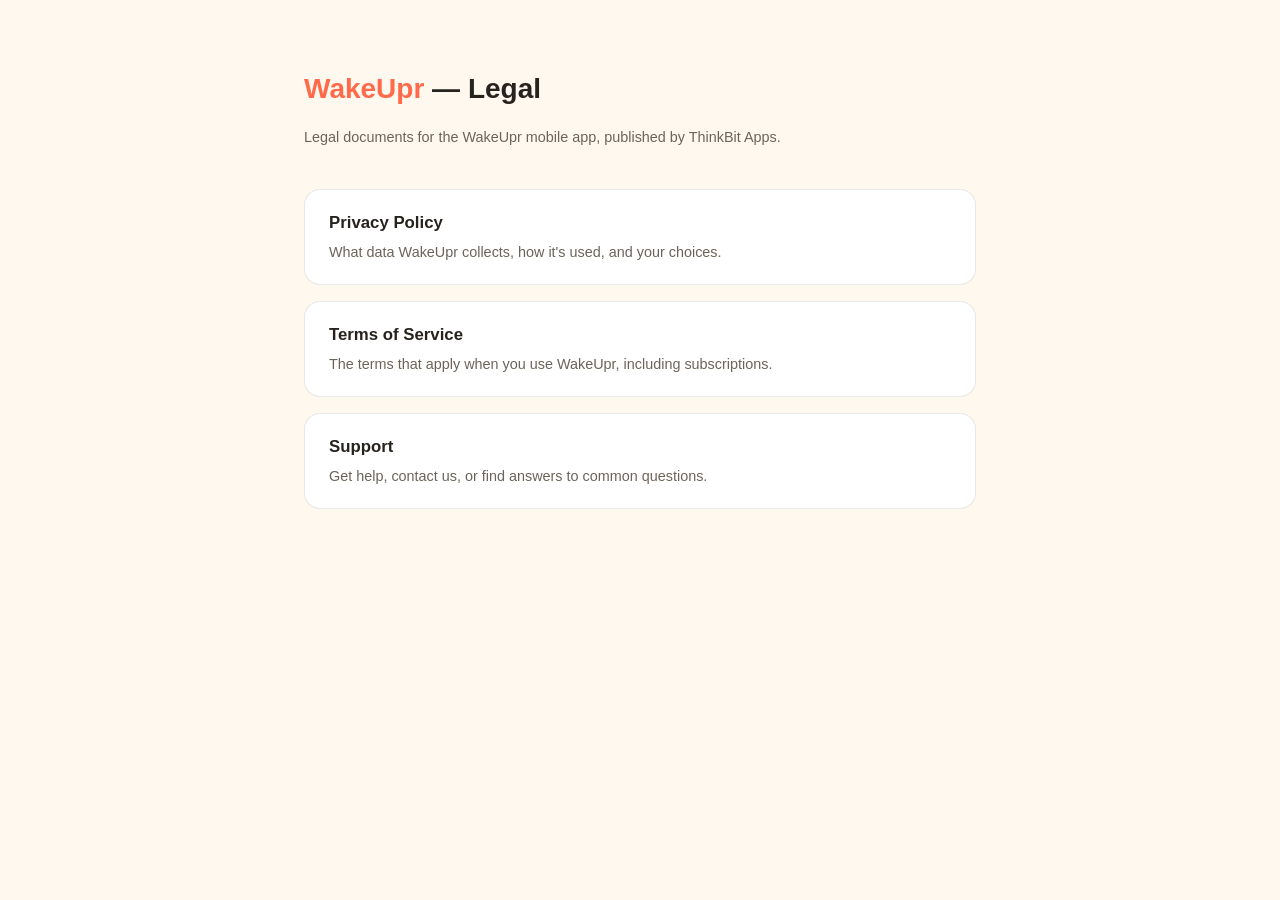
<file: index.html>
<!doctype html>
<html lang="en">
<head>
<meta charset="utf-8" />
<meta name="viewport" content="width=device-width, initial-scale=1" />
<title>WakeUpr — Legal</title>
<link rel="stylesheet" href="style.css" />
</head>
<body>
<div class="wrap">
  <h1><span class="app-name">WakeUpr</span> — Legal</h1>
  <p class="updated">Legal documents for the WakeUpr mobile app, published by ThinkBit Apps.</p>

  <a class="card" href="privacy-policy.html">
    <h3>Privacy Policy</h3>
    <p>What data WakeUpr collects, how it's used, and your choices.</p>
  </a>

  <a class="card" href="terms.html">
    <h3>Terms of Service</h3>
    <p>The terms that apply when you use WakeUpr, including subscriptions.</p>
  </a>

  <a class="card" href="support.html">
    <h3>Support</h3>
    <p>Get help, contact us, or find answers to common questions.</p>
  </a>
</div>
</body>
</html>
</file>
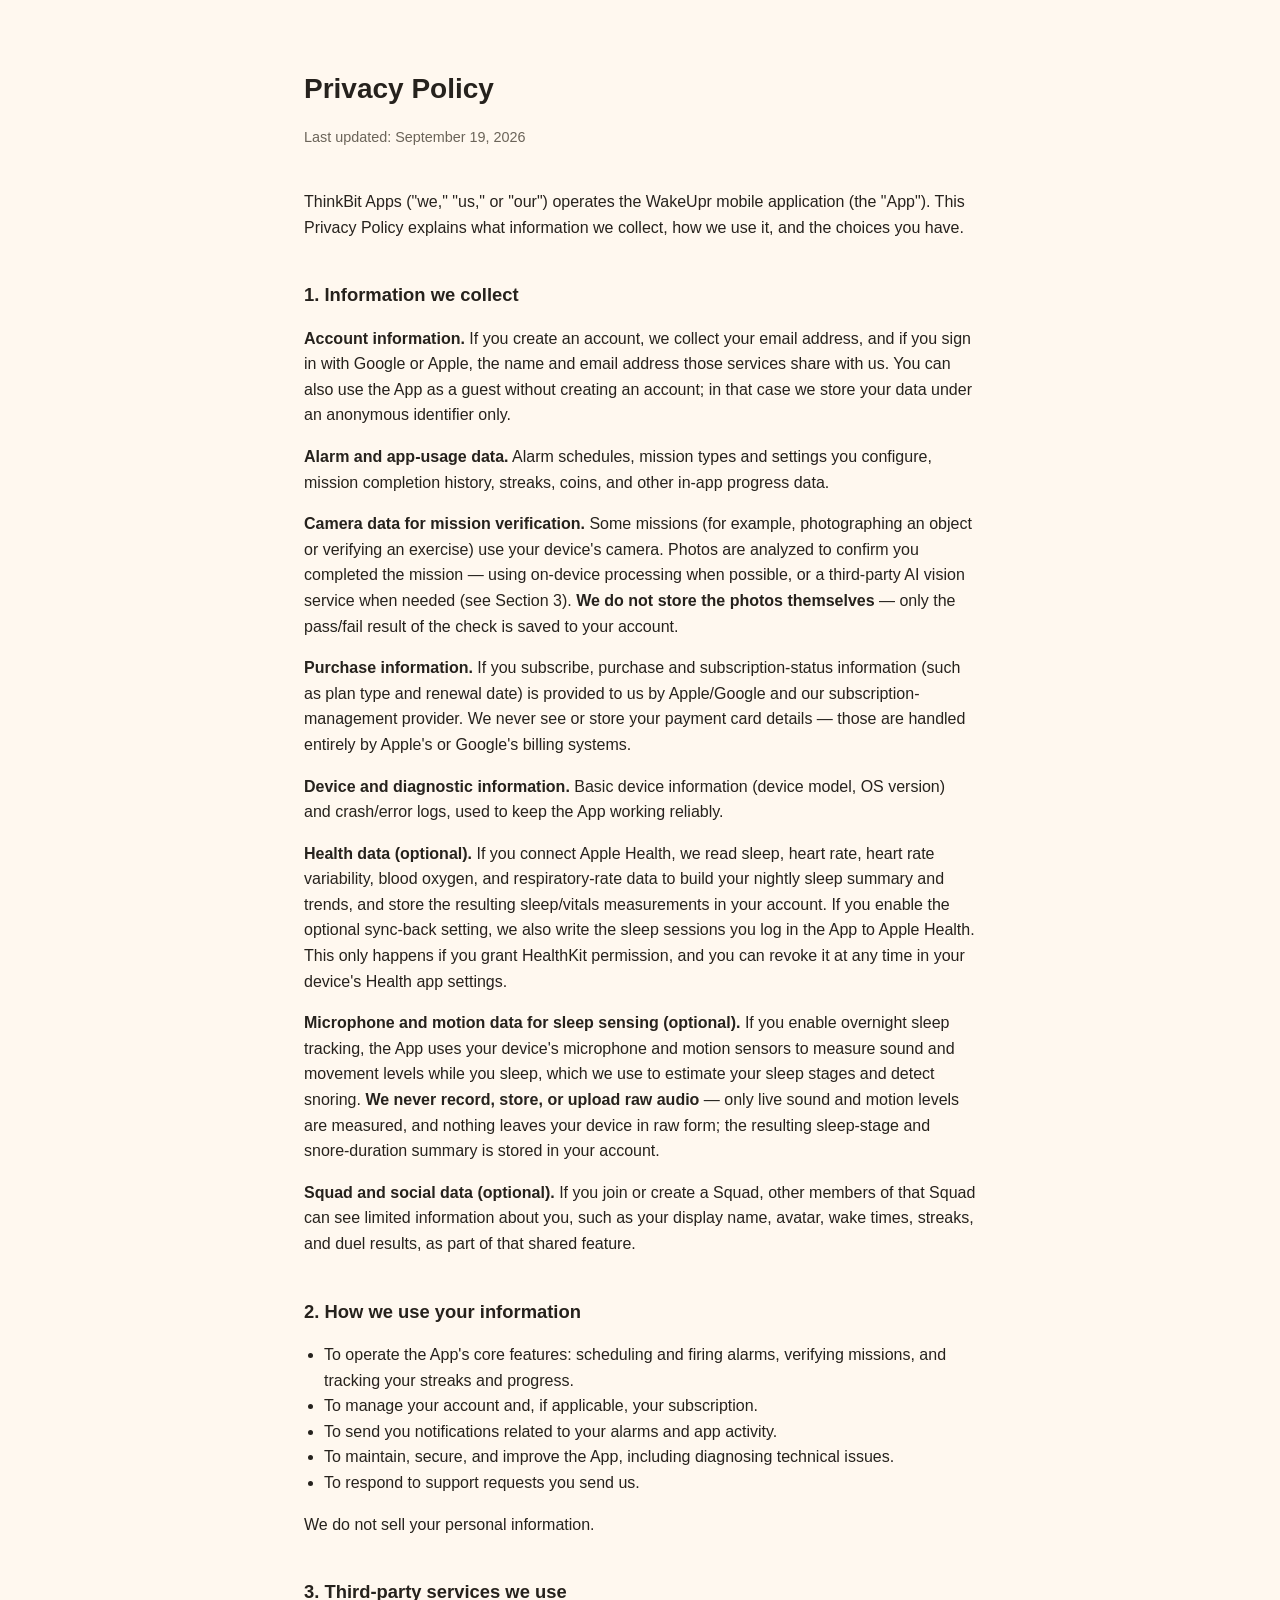
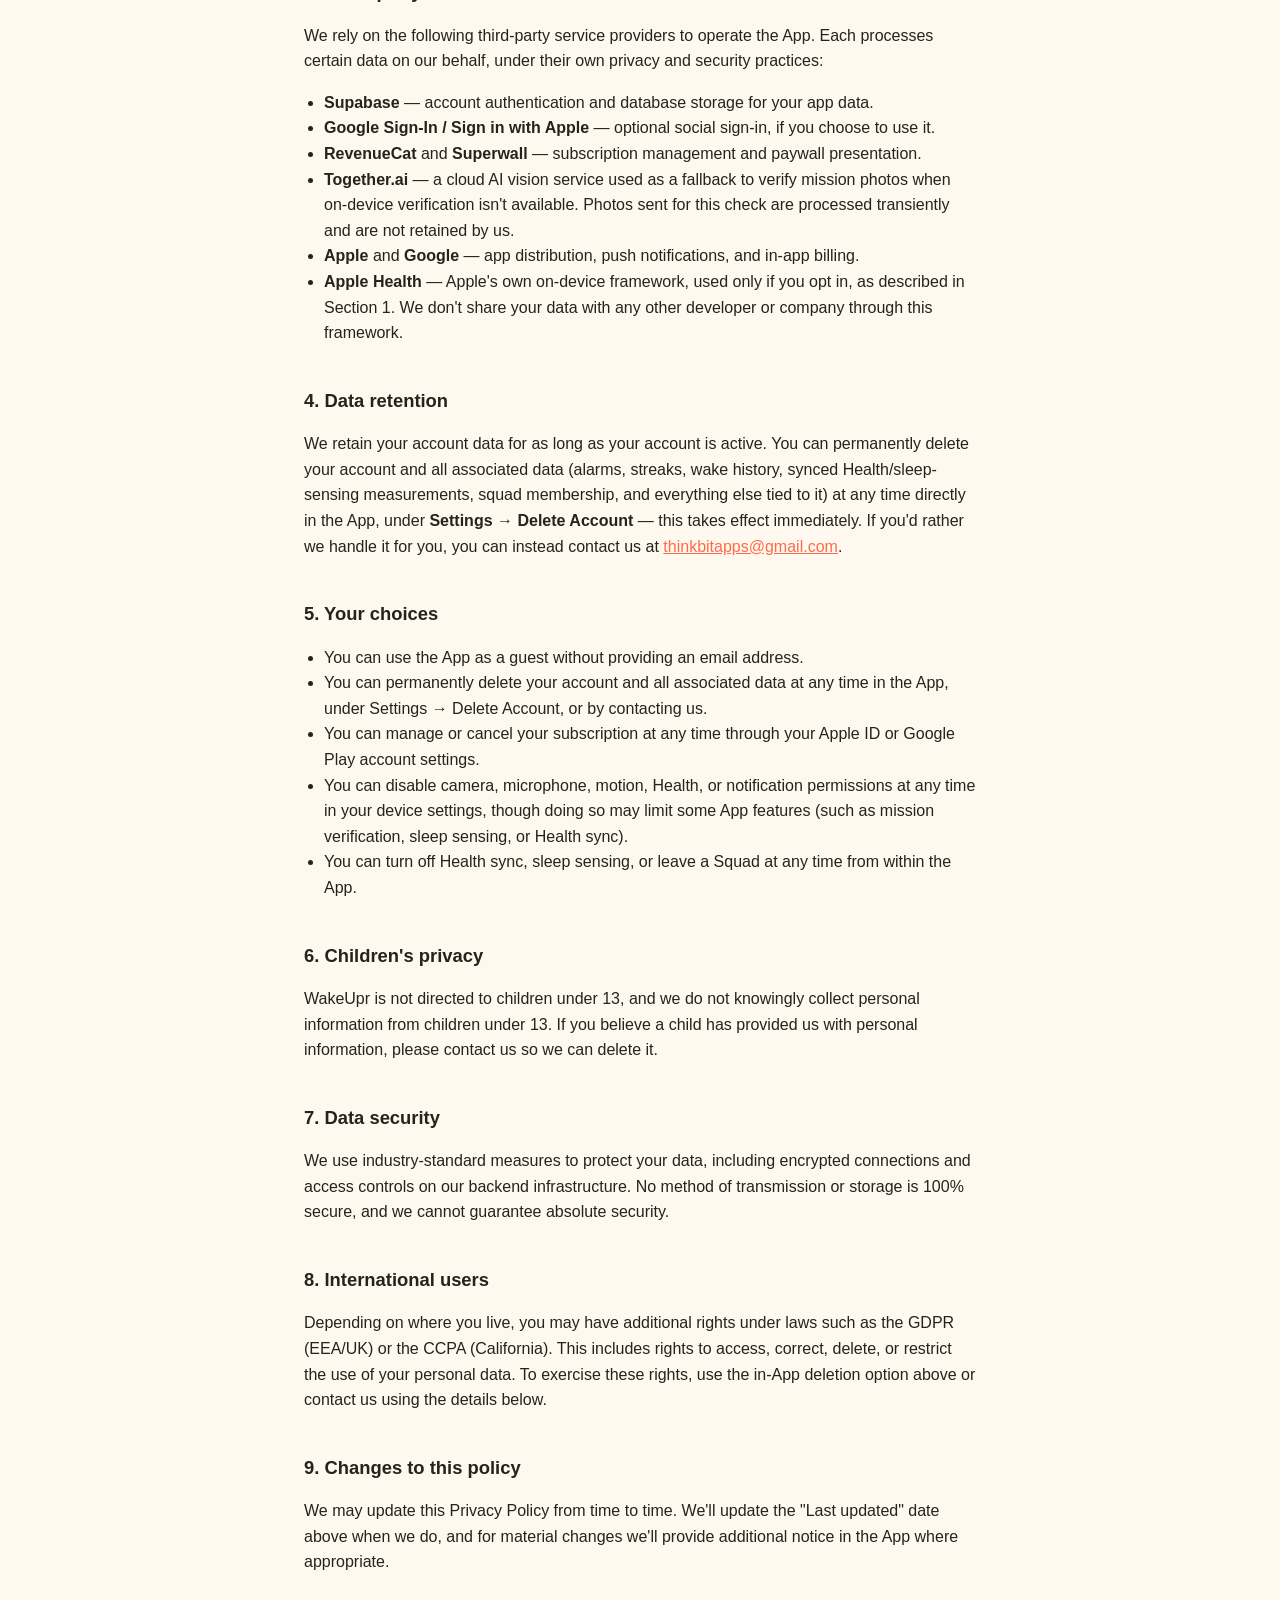
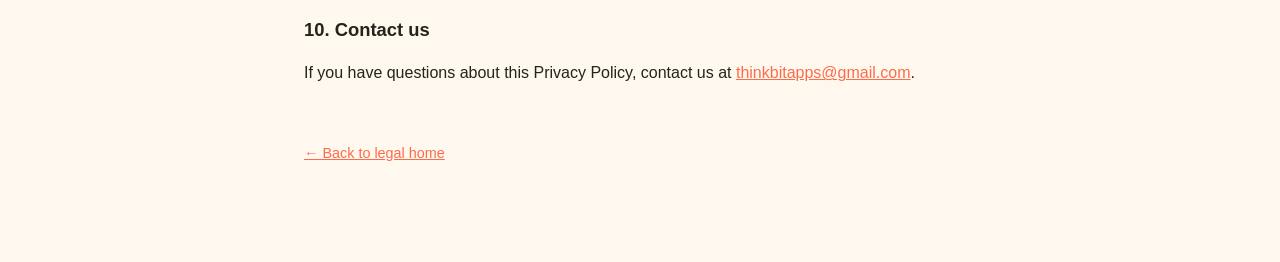
<file: privacy-policy.html>
<!doctype html>
<html lang="en">
<head>
<meta charset="utf-8" />
<meta name="viewport" content="width=device-width, initial-scale=1" />
<title>Privacy Policy — WakeUpr</title>
<link rel="stylesheet" href="style.css" />
</head>
<body>
<div class="wrap">
  <h1>Privacy Policy</h1>
  <p class="updated">Last updated: September 19, 2026</p>

  <p>ThinkBit Apps ("we," "us," or "our") operates the WakeUpr mobile application (the "App"). This Privacy Policy explains what information we collect, how we use it, and the choices you have.</p>

  <h2>1. Information we collect</h2>
  <p><strong>Account information.</strong> If you create an account, we collect your email address, and if you sign in with Google or Apple, the name and email address those services share with us. You can also use the App as a guest without creating an account; in that case we store your data under an anonymous identifier only.</p>
  <p><strong>Alarm and app-usage data.</strong> Alarm schedules, mission types and settings you configure, mission completion history, streaks, coins, and other in-app progress data.</p>
  <p><strong>Camera data for mission verification.</strong> Some missions (for example, photographing an object or verifying an exercise) use your device's camera. Photos are analyzed to confirm you completed the mission — using on-device processing when possible, or a third-party AI vision service when needed (see Section 3). <strong>We do not store the photos themselves</strong> — only the pass/fail result of the check is saved to your account.</p>
  <p><strong>Purchase information.</strong> If you subscribe, purchase and subscription-status information (such as plan type and renewal date) is provided to us by Apple/Google and our subscription-management provider. We never see or store your payment card details — those are handled entirely by Apple's or Google's billing systems.</p>
  <p><strong>Device and diagnostic information.</strong> Basic device information (device model, OS version) and crash/error logs, used to keep the App working reliably.</p>
  <p><strong>Health data (optional).</strong> If you connect Apple Health, we read sleep, heart rate, heart rate variability, blood oxygen, and respiratory-rate data to build your nightly sleep summary and trends, and store the resulting sleep/vitals measurements in your account. If you enable the optional sync-back setting, we also write the sleep sessions you log in the App to Apple Health. This only happens if you grant HealthKit permission, and you can revoke it at any time in your device's Health app settings.</p>
  <p><strong>Microphone and motion data for sleep sensing (optional).</strong> If you enable overnight sleep tracking, the App uses your device's microphone and motion sensors to measure sound and movement levels while you sleep, which we use to estimate your sleep stages and detect snoring. <strong>We never record, store, or upload raw audio</strong> — only live sound and motion levels are measured, and nothing leaves your device in raw form; the resulting sleep-stage and snore-duration summary is stored in your account.</p>
  <p><strong>Squad and social data (optional).</strong> If you join or create a Squad, other members of that Squad can see limited information about you, such as your display name, avatar, wake times, streaks, and duel results, as part of that shared feature.</p>

  <h2>2. How we use your information</h2>
  <ul>
    <li>To operate the App's core features: scheduling and firing alarms, verifying missions, and tracking your streaks and progress.</li>
    <li>To manage your account and, if applicable, your subscription.</li>
    <li>To send you notifications related to your alarms and app activity.</li>
    <li>To maintain, secure, and improve the App, including diagnosing technical issues.</li>
    <li>To respond to support requests you send us.</li>
  </ul>
  <p>We do not sell your personal information.</p>

  <h2>3. Third-party services we use</h2>
  <p>We rely on the following third-party service providers to operate the App. Each processes certain data on our behalf, under their own privacy and security practices:</p>
  <ul>
    <li><strong>Supabase</strong> — account authentication and database storage for your app data.</li>
    <li><strong>Google Sign-In / Sign in with Apple</strong> — optional social sign-in, if you choose to use it.</li>
    <li><strong>RevenueCat</strong> and <strong>Superwall</strong> — subscription management and paywall presentation.</li>
    <li><strong>Together.ai</strong> — a cloud AI vision service used as a fallback to verify mission photos when on-device verification isn't available. Photos sent for this check are processed transiently and are not retained by us.</li>
    <li><strong>Apple</strong> and <strong>Google</strong> — app distribution, push notifications, and in-app billing.</li>
    <li><strong>Apple Health</strong> — Apple's own on-device framework, used only if you opt in, as described in Section 1. We don't share your data with any other developer or company through this framework.</li>
  </ul>

  <h2>4. Data retention</h2>
  <p>We retain your account data for as long as your account is active. You can permanently delete your account and all associated data (alarms, streaks, wake history, synced Health/sleep-sensing measurements, squad membership, and everything else tied to it) at any time directly in the App, under <strong>Settings → Delete Account</strong> — this takes effect immediately. If you'd rather we handle it for you, you can instead contact us at <a href="mailto:thinkbitapps@gmail.com">thinkbitapps@gmail.com</a>.</p>

  <h2>5. Your choices</h2>
  <ul>
    <li>You can use the App as a guest without providing an email address.</li>
    <li>You can permanently delete your account and all associated data at any time in the App, under Settings → Delete Account, or by contacting us.</li>
    <li>You can manage or cancel your subscription at any time through your Apple ID or Google Play account settings.</li>
    <li>You can disable camera, microphone, motion, Health, or notification permissions at any time in your device settings, though doing so may limit some App features (such as mission verification, sleep sensing, or Health sync).</li>
    <li>You can turn off Health sync, sleep sensing, or leave a Squad at any time from within the App.</li>
  </ul>

  <h2>6. Children's privacy</h2>
  <p>WakeUpr is not directed to children under 13, and we do not knowingly collect personal information from children under 13. If you believe a child has provided us with personal information, please contact us so we can delete it.</p>

  <h2>7. Data security</h2>
  <p>We use industry-standard measures to protect your data, including encrypted connections and access controls on our backend infrastructure. No method of transmission or storage is 100% secure, and we cannot guarantee absolute security.</p>

  <h2>8. International users</h2>
  <p>Depending on where you live, you may have additional rights under laws such as the GDPR (EEA/UK) or the CCPA (California). This includes rights to access, correct, delete, or restrict the use of your personal data. To exercise these rights, use the in-App deletion option above or contact us using the details below.</p>

  <h2>9. Changes to this policy</h2>
  <p>We may update this Privacy Policy from time to time. We'll update the "Last updated" date above when we do, and for material changes we'll provide additional notice in the App where appropriate.</p>

  <h2>10. Contact us</h2>
  <p>If you have questions about this Privacy Policy, contact us at <a href="mailto:thinkbitapps@gmail.com">thinkbitapps@gmail.com</a>.</p>

  <a class="back" href="index.html">&larr; Back to legal home</a>
</div>
</body>
</html>
</file>
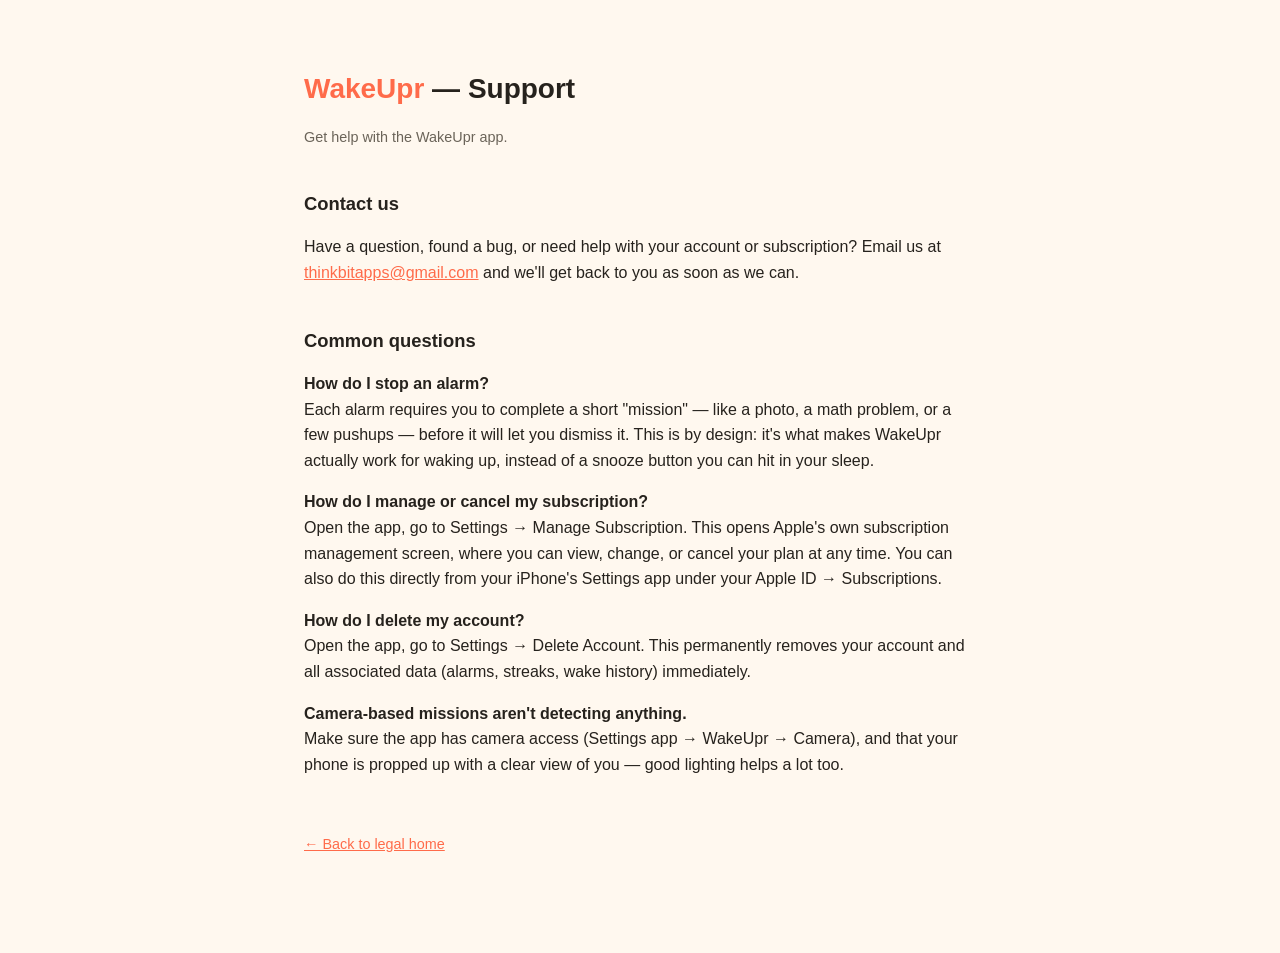
<file: support.html>
<!doctype html>
<html lang="en">
<head>
<meta charset="utf-8" />
<meta name="viewport" content="width=device-width, initial-scale=1" />
<title>Support — WakeUpr</title>
<link rel="stylesheet" href="style.css" />
</head>
<body>
<div class="wrap">
  <h1><span class="app-name">WakeUpr</span> — Support</h1>
  <p class="updated">Get help with the WakeUpr app.</p>

  <h2>Contact us</h2>
  <p>Have a question, found a bug, or need help with your account or subscription? Email us at <a href="mailto:thinkbitapps@gmail.com">thinkbitapps@gmail.com</a> and we'll get back to you as soon as we can.</p>

  <h2>Common questions</h2>
  <p><strong>How do I stop an alarm?</strong><br />Each alarm requires you to complete a short "mission" — like a photo, a math problem, or a few pushups — before it will let you dismiss it. This is by design: it's what makes WakeUpr actually work for waking up, instead of a snooze button you can hit in your sleep.</p>

  <p><strong>How do I manage or cancel my subscription?</strong><br />Open the app, go to Settings → Manage Subscription. This opens Apple's own subscription management screen, where you can view, change, or cancel your plan at any time. You can also do this directly from your iPhone's Settings app under your Apple ID → Subscriptions.</p>

  <p><strong>How do I delete my account?</strong><br />Open the app, go to Settings → Delete Account. This permanently removes your account and all associated data (alarms, streaks, wake history) immediately.</p>

  <p><strong>Camera-based missions aren't detecting anything.</strong><br />Make sure the app has camera access (Settings app → WakeUpr → Camera), and that your phone is propped up with a clear view of you — good lighting helps a lot too.</p>

  <a class="back" href="index.html">&larr; Back to legal home</a>
</div>
</body>
</html>
</file>
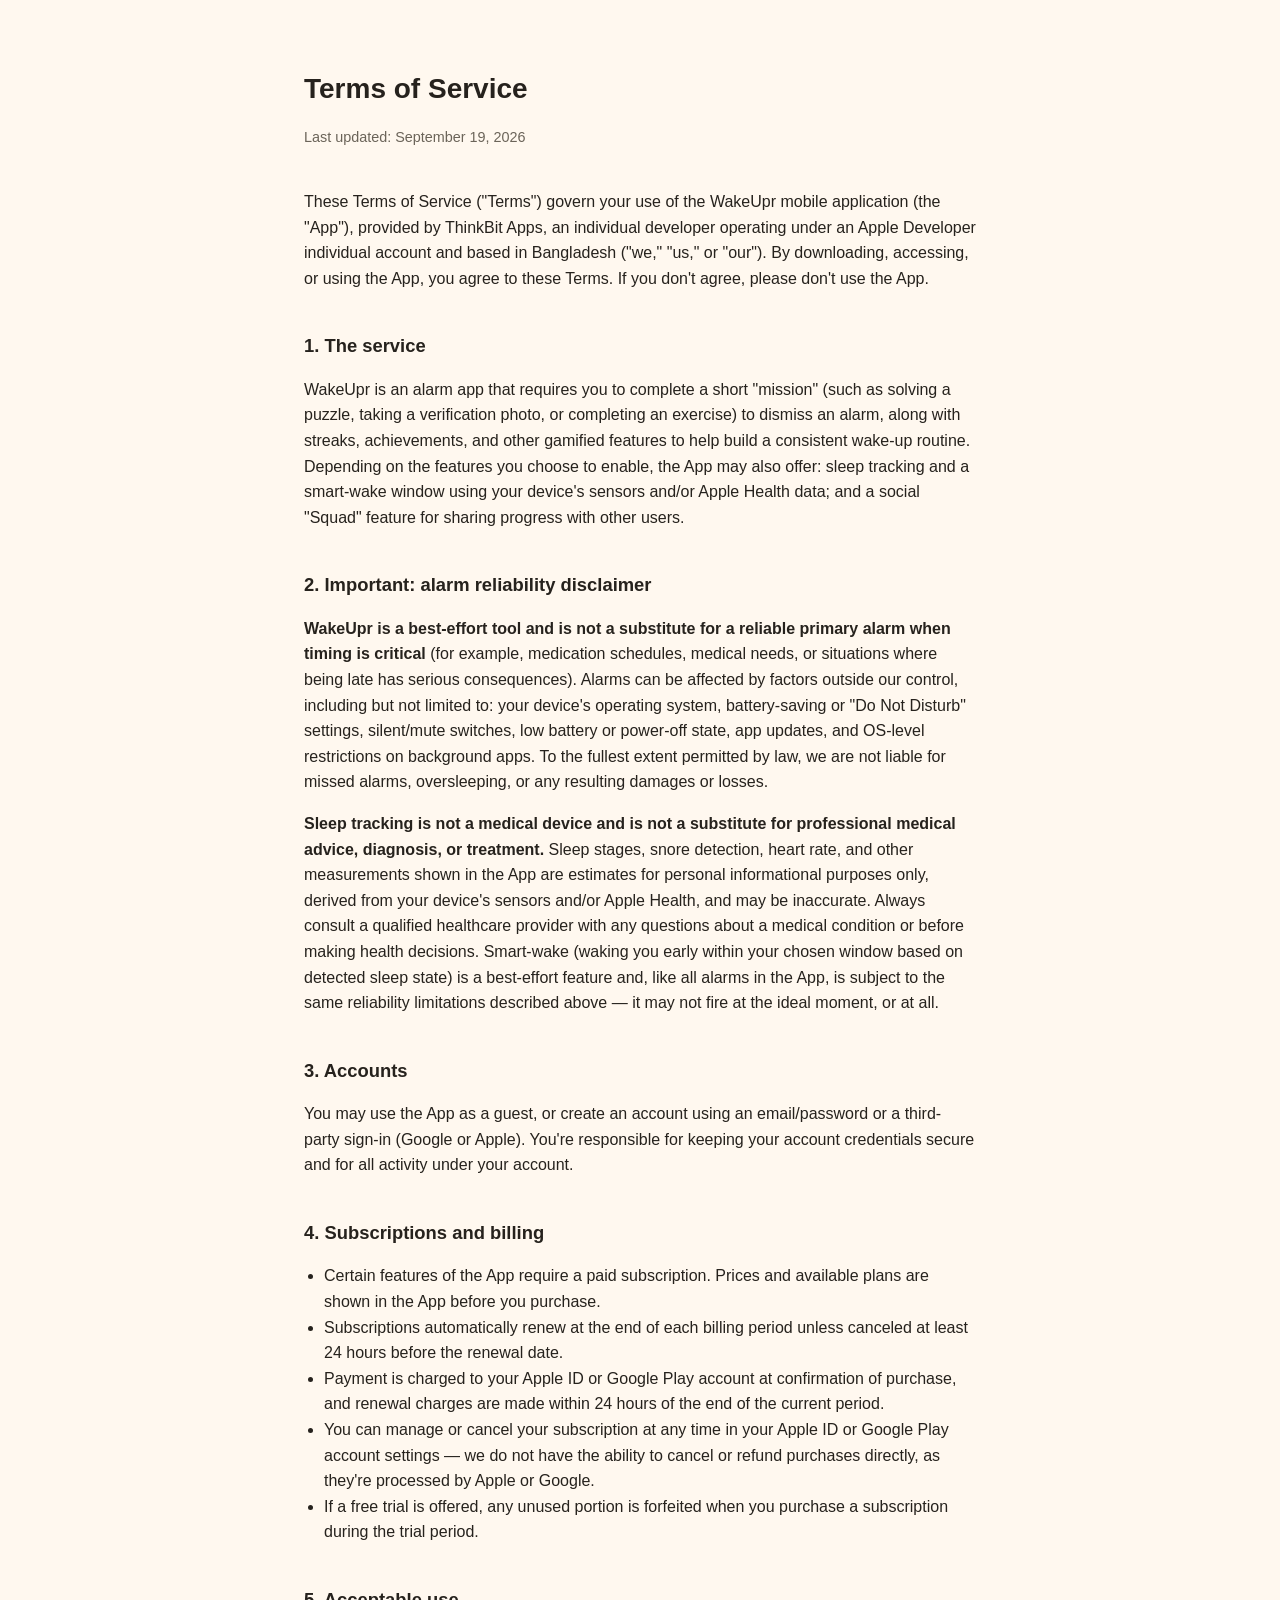
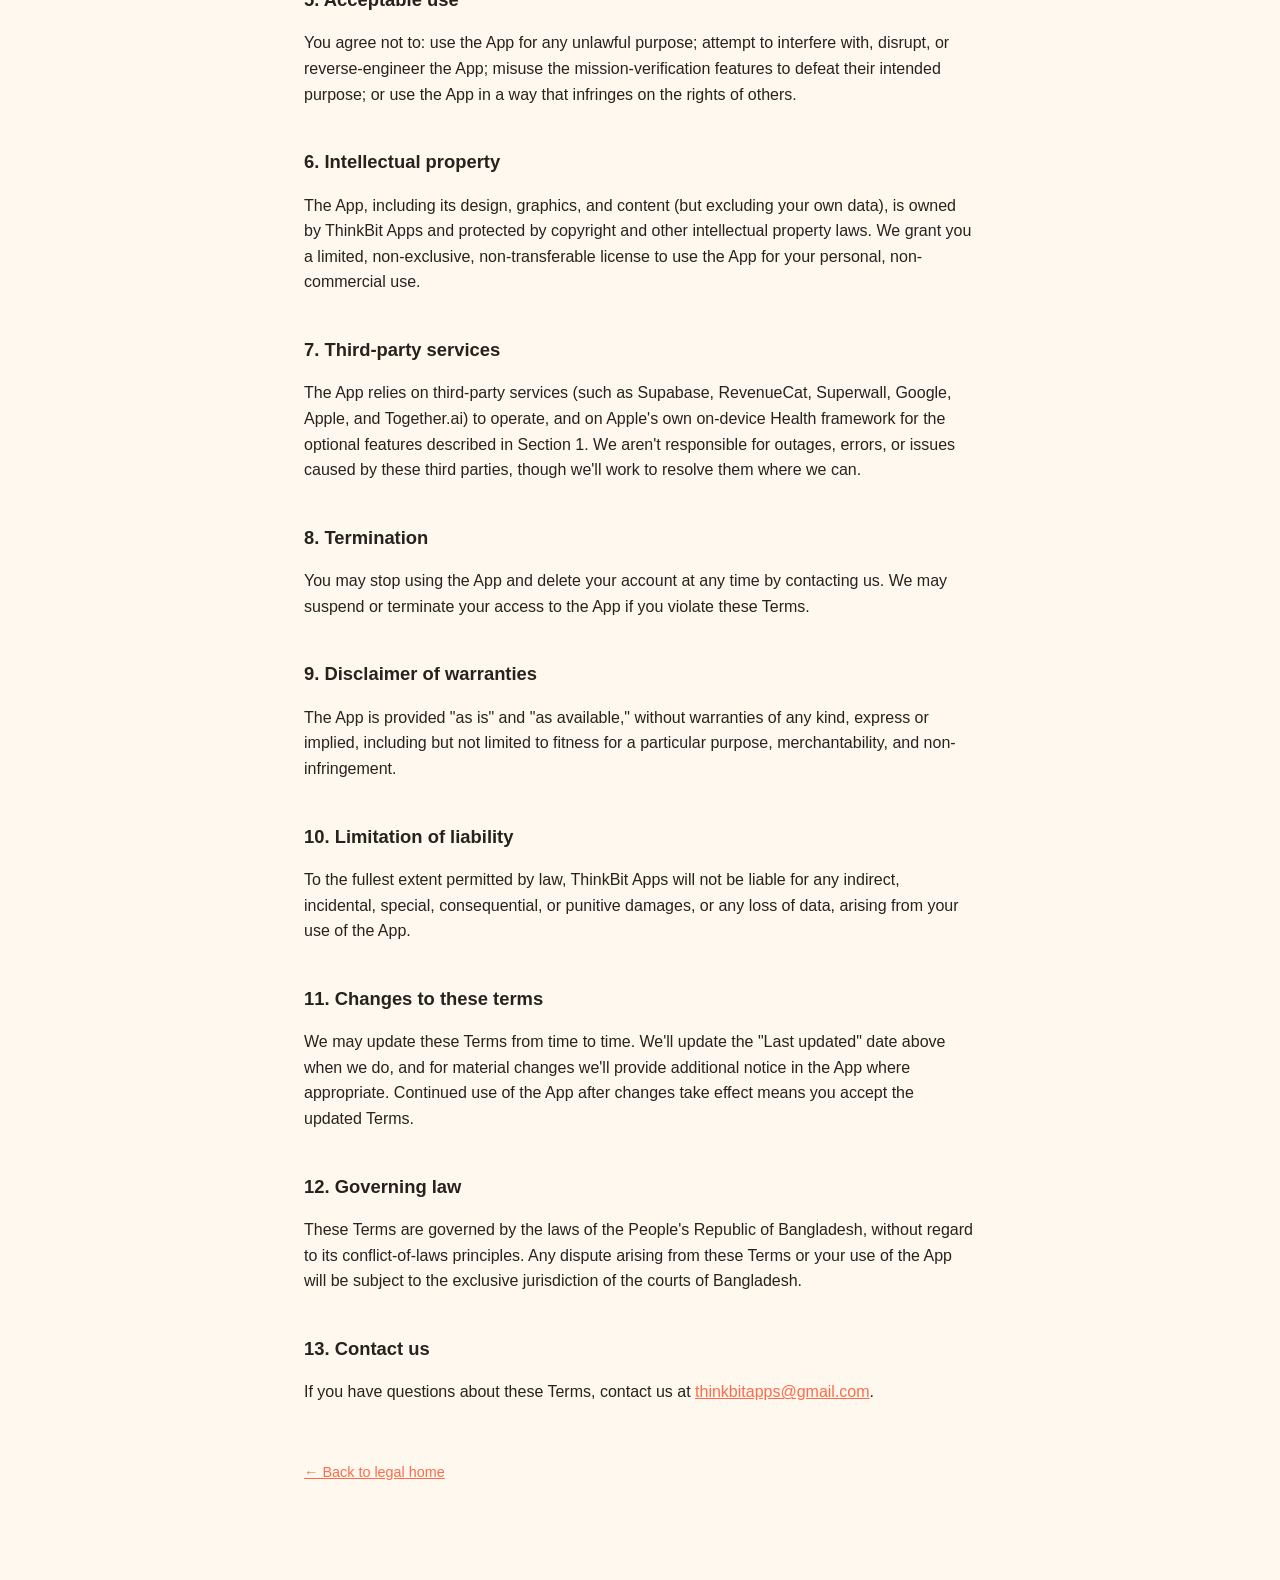
<file: terms.html>
<!doctype html>
<html lang="en">
<head>
<meta charset="utf-8" />
<meta name="viewport" content="width=device-width, initial-scale=1" />
<title>Terms of Service — WakeUpr</title>
<link rel="stylesheet" href="style.css" />
</head>
<body>
<div class="wrap">
  <h1>Terms of Service</h1>
  <p class="updated">Last updated: September 19, 2026</p>

  <p>These Terms of Service ("Terms") govern your use of the WakeUpr mobile application (the "App"), provided by ThinkBit Apps, an individual developer operating under an Apple Developer individual account and based in Bangladesh ("we," "us," or "our"). By downloading, accessing, or using the App, you agree to these Terms. If you don't agree, please don't use the App.</p>

  <h2>1. The service</h2>
  <p>WakeUpr is an alarm app that requires you to complete a short "mission" (such as solving a puzzle, taking a verification photo, or completing an exercise) to dismiss an alarm, along with streaks, achievements, and other gamified features to help build a consistent wake-up routine. Depending on the features you choose to enable, the App may also offer: sleep tracking and a smart-wake window using your device's sensors and/or Apple Health data; and a social "Squad" feature for sharing progress with other users.</p>

  <h2>2. Important: alarm reliability disclaimer</h2>
  <p><strong>WakeUpr is a best-effort tool and is not a substitute for a reliable primary alarm when timing is critical</strong> (for example, medication schedules, medical needs, or situations where being late has serious consequences). Alarms can be affected by factors outside our control, including but not limited to: your device's operating system, battery-saving or "Do Not Disturb" settings, silent/mute switches, low battery or power-off state, app updates, and OS-level restrictions on background apps. To the fullest extent permitted by law, we are not liable for missed alarms, oversleeping, or any resulting damages or losses.</p>
  <p><strong>Sleep tracking is not a medical device and is not a substitute for professional medical advice, diagnosis, or treatment.</strong> Sleep stages, snore detection, heart rate, and other measurements shown in the App are estimates for personal informational purposes only, derived from your device's sensors and/or Apple Health, and may be inaccurate. Always consult a qualified healthcare provider with any questions about a medical condition or before making health decisions. Smart-wake (waking you early within your chosen window based on detected sleep state) is a best-effort feature and, like all alarms in the App, is subject to the same reliability limitations described above — it may not fire at the ideal moment, or at all.</p>

  <h2>3. Accounts</h2>
  <p>You may use the App as a guest, or create an account using an email/password or a third-party sign-in (Google or Apple). You're responsible for keeping your account credentials secure and for all activity under your account.</p>

  <h2>4. Subscriptions and billing</h2>
  <ul>
    <li>Certain features of the App require a paid subscription. Prices and available plans are shown in the App before you purchase.</li>
    <li>Subscriptions automatically renew at the end of each billing period unless canceled at least 24 hours before the renewal date.</li>
    <li>Payment is charged to your Apple ID or Google Play account at confirmation of purchase, and renewal charges are made within 24 hours of the end of the current period.</li>
    <li>You can manage or cancel your subscription at any time in your Apple ID or Google Play account settings — we do not have the ability to cancel or refund purchases directly, as they're processed by Apple or Google.</li>
    <li>If a free trial is offered, any unused portion is forfeited when you purchase a subscription during the trial period.</li>
  </ul>

  <h2>5. Acceptable use</h2>
  <p>You agree not to: use the App for any unlawful purpose; attempt to interfere with, disrupt, or reverse-engineer the App; misuse the mission-verification features to defeat their intended purpose; or use the App in a way that infringes on the rights of others.</p>

  <h2>6. Intellectual property</h2>
  <p>The App, including its design, graphics, and content (but excluding your own data), is owned by ThinkBit Apps and protected by copyright and other intellectual property laws. We grant you a limited, non-exclusive, non-transferable license to use the App for your personal, non-commercial use.</p>

  <h2>7. Third-party services</h2>
  <p>The App relies on third-party services (such as Supabase, RevenueCat, Superwall, Google, Apple, and Together.ai) to operate, and on Apple's own on-device Health framework for the optional features described in Section 1. We aren't responsible for outages, errors, or issues caused by these third parties, though we'll work to resolve them where we can.</p>

  <h2>8. Termination</h2>
  <p>You may stop using the App and delete your account at any time by contacting us. We may suspend or terminate your access to the App if you violate these Terms.</p>

  <h2>9. Disclaimer of warranties</h2>
  <p>The App is provided "as is" and "as available," without warranties of any kind, express or implied, including but not limited to fitness for a particular purpose, merchantability, and non-infringement.</p>

  <h2>10. Limitation of liability</h2>
  <p>To the fullest extent permitted by law, ThinkBit Apps will not be liable for any indirect, incidental, special, consequential, or punitive damages, or any loss of data, arising from your use of the App.</p>

  <h2>11. Changes to these terms</h2>
  <p>We may update these Terms from time to time. We'll update the "Last updated" date above when we do, and for material changes we'll provide additional notice in the App where appropriate. Continued use of the App after changes take effect means you accept the updated Terms.</p>

  <h2>12. Governing law</h2>
  <p>These Terms are governed by the laws of the People's Republic of Bangladesh, without regard to its conflict-of-laws principles. Any dispute arising from these Terms or your use of the App will be subject to the exclusive jurisdiction of the courts of Bangladesh.</p>

  <h2>13. Contact us</h2>
  <p>If you have questions about these Terms, contact us at <a href="mailto:thinkbitapps@gmail.com">thinkbitapps@gmail.com</a>.</p>

  <a class="back" href="index.html">&larr; Back to legal home</a>
</div>
</body>
</html>
</file>
<file: style.css>
:root {
  color-scheme: light;
  --ink: #26221d;
  --muted: #6b6459;
  --bg: #fff8ef;
  --card: #ffffff;
  --primary: #ff6b4a;
  --border: rgba(38, 34, 29, 0.1);
}

* {
  box-sizing: border-box;
}

body {
  margin: 0;
  background: var(--bg);
  color: var(--ink);
  font-family: -apple-system, BlinkMacSystemFont, "Segoe UI", Roboto, Helvetica, Arial, sans-serif;
  line-height: 1.6;
}

.wrap {
  max-width: 720px;
  margin: 0 auto;
  padding: 48px 24px 96px;
}

h1 {
  font-size: 1.75rem;
  margin-bottom: 4px;
}

.updated {
  color: var(--muted);
  font-size: 0.9rem;
  margin-bottom: 40px;
}

h2 {
  font-size: 1.15rem;
  margin-top: 2.5rem;
  margin-bottom: 0.75rem;
}

p, li {
  color: var(--ink);
}

ul {
  padding-left: 1.25rem;
}

a {
  color: var(--primary);
}

.card {
  background: var(--card);
  border: 1px solid var(--border);
  border-radius: 16px;
  padding: 20px 24px;
  margin-bottom: 16px;
  text-decoration: none;
  display: block;
}

.card h3 {
  margin: 0 0 4px;
  color: var(--ink);
  font-size: 1.05rem;
}

.card p {
  margin: 0;
  color: var(--muted);
  font-size: 0.9rem;
}

.back {
  display: inline-block;
  margin-top: 40px;
  font-size: 0.9rem;
}

.app-name {
  color: var(--primary);
}
</file>
